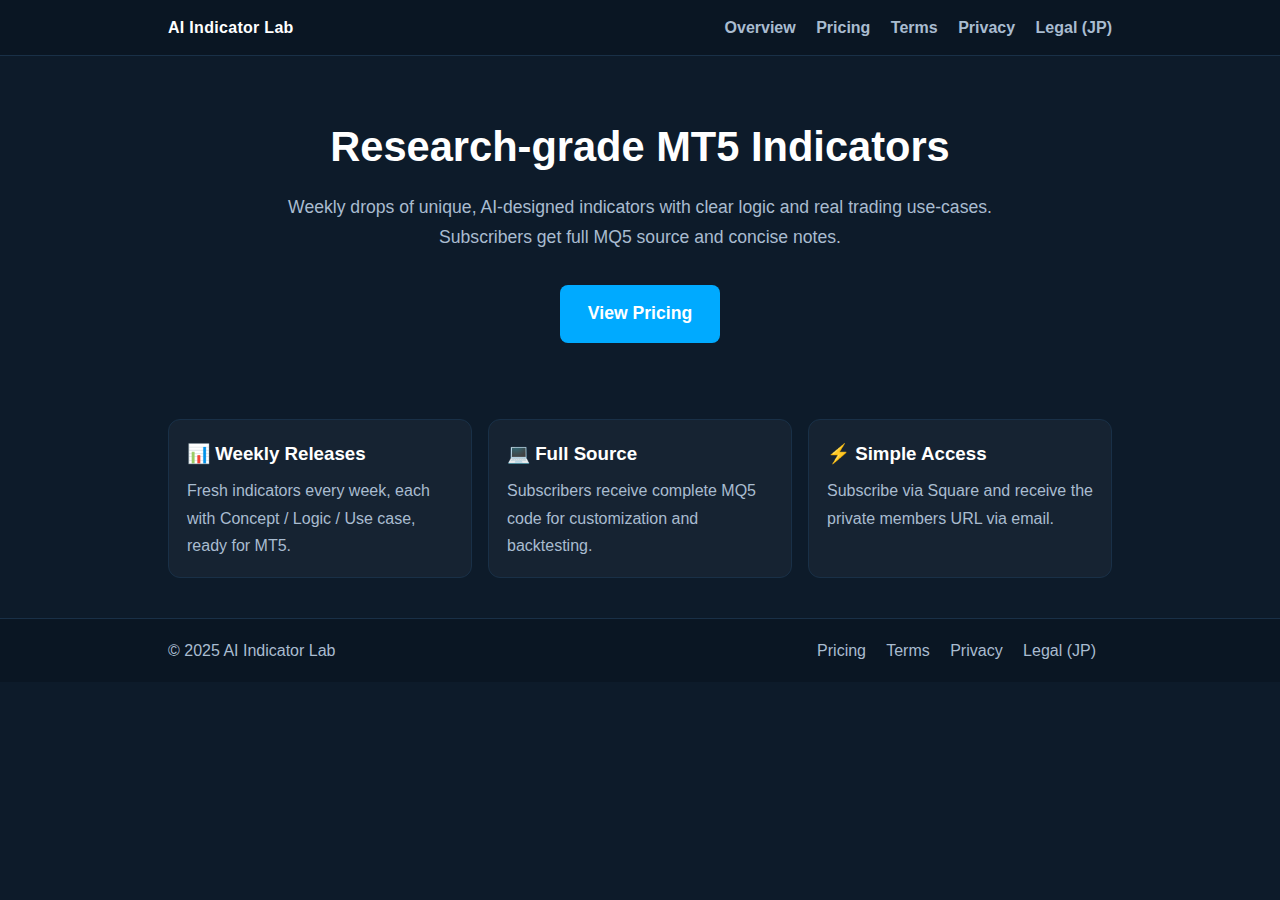
<file: index.html>
<!DOCTYPE html>
<html lang="en">
<head>
  <meta charset="UTF-8">
  <meta name="viewport" content="width=device-width, initial-scale=1.0">
  <title>AI Indicator Lab - Overview</title>

  <!-- Google Site Verification (Search Console) -->
  <meta name="google-site-verification" content="BIT1u6O3JAGfx4jiBj4rPcCEUDnqTyLhkBcM5kK6Muw" />

  <!-- Basic SEO -->
  <meta name="description" content="AI Indicator Lab — Weekly, research-grade MT5 indicators. Clear logic, use cases, and full source for subscribers.">
  <meta name="robots" content="index, follow">

  <style>
    :root{
      --bg:#0d1b2a;      /* 紺 */
      --panel:#0a1623;   /* 濃紺 */
      --ink:#e0e1dd;     /* 文字 */
      --muted:#a9bcd0;   /* 補助 */
      --accent:#00aaff;  /* ボタン */
      --accent-hover:#33bbff;
      --rule:#193047;
      --max:980px;
    }
    *{box-sizing:border-box}
    body{margin:0;font-family:Arial,Helvetica,sans-serif;background:var(--bg);color:var(--ink);line-height:1.7}
    header{border-bottom:1px solid var(--rule);background:var(--panel)}
    .topbar{max-width:var(--max);margin:0 auto;display:flex;align-items:center;justify-content:space-between;padding:14px 18px}
    .brand{font-weight:800;letter-spacing:.3px;color:#fff}
    nav a{color:var(--muted);text-decoration:none;margin-left:16px;font-weight:600}
    nav a:hover{color:#fff}

    .hero{max-width:var(--max);margin:0 auto;padding:56px 18px;text-align:center}
    .hero h1{font-size:2.6rem;margin:0 0 10px 0;color:#fff}
    .hero p{max-width:720px;margin:0 auto 22px auto;color:var(--muted);font-size:1.1rem}
    .btn{display:inline-block;margin:10px 8px;padding:14px 28px;border-radius:8px;background:var(--accent);color:#fff;font-weight:800;text-decoration:none;font-size:1.1rem}
    .btn:hover{background:var(--accent-hover)}

    .section{max-width:var(--max);margin:10px auto 40px auto;padding:0 18px;text-align:center}
    .grid{display:grid;gap:16px;grid-template-columns:repeat(auto-fit,minmax(260px,1fr));margin-top:10px}
    .card{background:rgba(255,255,255,.04);border:1px solid var(--rule);border-radius:12px;padding:18px;text-align:left}
    .card h3{margin:0 0 8px 0;color:#fff}
    .card p{margin:0;color:var(--muted)}

    footer{border-top:1px solid var(--rule);background:var(--panel);margin-top:40px}
    .footwrap{max-width:var(--max);margin:0 auto;padding:18px;color:var(--muted);display:flex;flex-wrap:wrap;align-items:center;justify-content:space-between}
    .footlinks a{color:var(--muted);text-decoration:none;margin-right:16px}
    .footlinks a:hover{color:#fff}
  </style>
</head>
<body>
  <!-- Top Nav -->
  <header>
    <div class="topbar">
      <div class="brand">AI Indicator Lab</div>
      <nav>
        <a href="./index.html">Overview</a>
        <a href="./pricing.html">Pricing</a>
        <a href="./legal.html">Terms</a>
        <a href="./privacy.html">Privacy</a>
        <a href="./tokutei.html">Legal (JP)</a>
      </nav>
    </div>
  </header>

  <!-- Hero -->
  <section class="hero">
    <h1>Research-grade MT5 Indicators</h1>
    <p>Weekly drops of unique, AI-designed indicators with clear logic and real trading use-cases. Subscribers get full MQ5 source and concise notes.</p>
    <a class="btn" href="./pricing.html">View Pricing</a>
    <!-- Members へのリンクは意図的に配置しません -->
  </section>

  <!-- Highlights -->
  <section class="section">
    <div class="grid">
      <div class="card">
        <h3>📊 Weekly Releases</h3>
        <p>Fresh indicators every week, each with Concept / Logic / Use case, ready for MT5.</p>
      </div>
      <div class="card">
        <h3>💻 Full Source</h3>
        <p>Subscribers receive complete MQ5 code for customization and backtesting.</p>
      </div>
      <div class="card">
        <h3>⚡ Simple Access</h3>
        <p>Subscribe via Square and receive the private members URL via email.</p>
      </div>
    </div>
  </section>

  <!-- Footer -->
  <footer>
    <div class="footwrap">
      <div>© 2025 AI Indicator Lab</div>
      <div class="footlinks">
        <a href="./pricing.html">Pricing</a>
        <a href="./legal.html">Terms</a>
        <a href="./privacy.html">Privacy</a>
        <a href="./tokutei.html">Legal (JP)</a>
      </div>
    </div>
  </footer>
</body>
</html>
</file>
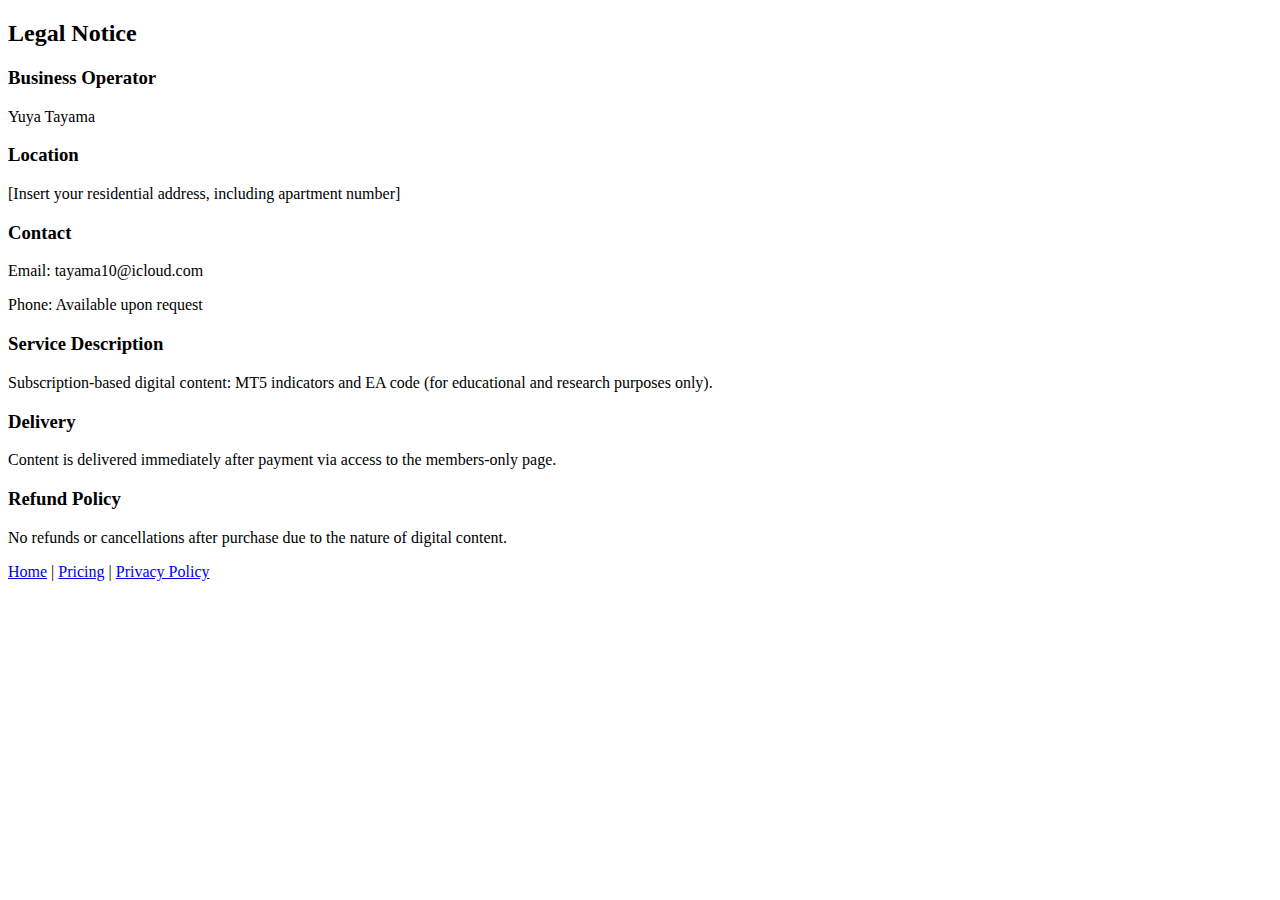
<file: legal.html>
<!DOCTYPE html>
<html lang="en">
<head>
  <meta charset="UTF-8">
  <title>Legal Notice | AI Indicator Lab</title>
</head>
<body>
  <h2>Legal Notice</h2>

  <h3>Business Operator</h3>
  <p>Yuya Tayama</p>

  <h3>Location</h3>
  <p>[Insert your residential address, including apartment number]</p>

  <h3>Contact</h3>
  <p>Email: tayama10@icloud.com</p>
  <p>Phone: Available upon request</p>

  <h3>Service Description</h3>
  <p>Subscription-based digital content: MT5 indicators and EA code (for educational and research purposes only).</p>

  <h3>Delivery</h3>
  <p>Content is delivered immediately after payment via access to the members-only page.</p>

  <h3>Refund Policy</h3>
  <p>No refunds or cancellations after purchase due to the nature of digital content.</p>

  <nav>
    <a href="index.html">Home</a> | 
    <a href="pricing.html">Pricing</a> | 
    <a href="privacy.html">Privacy Policy</a>
  </nav>
</body>
</html>
</file>
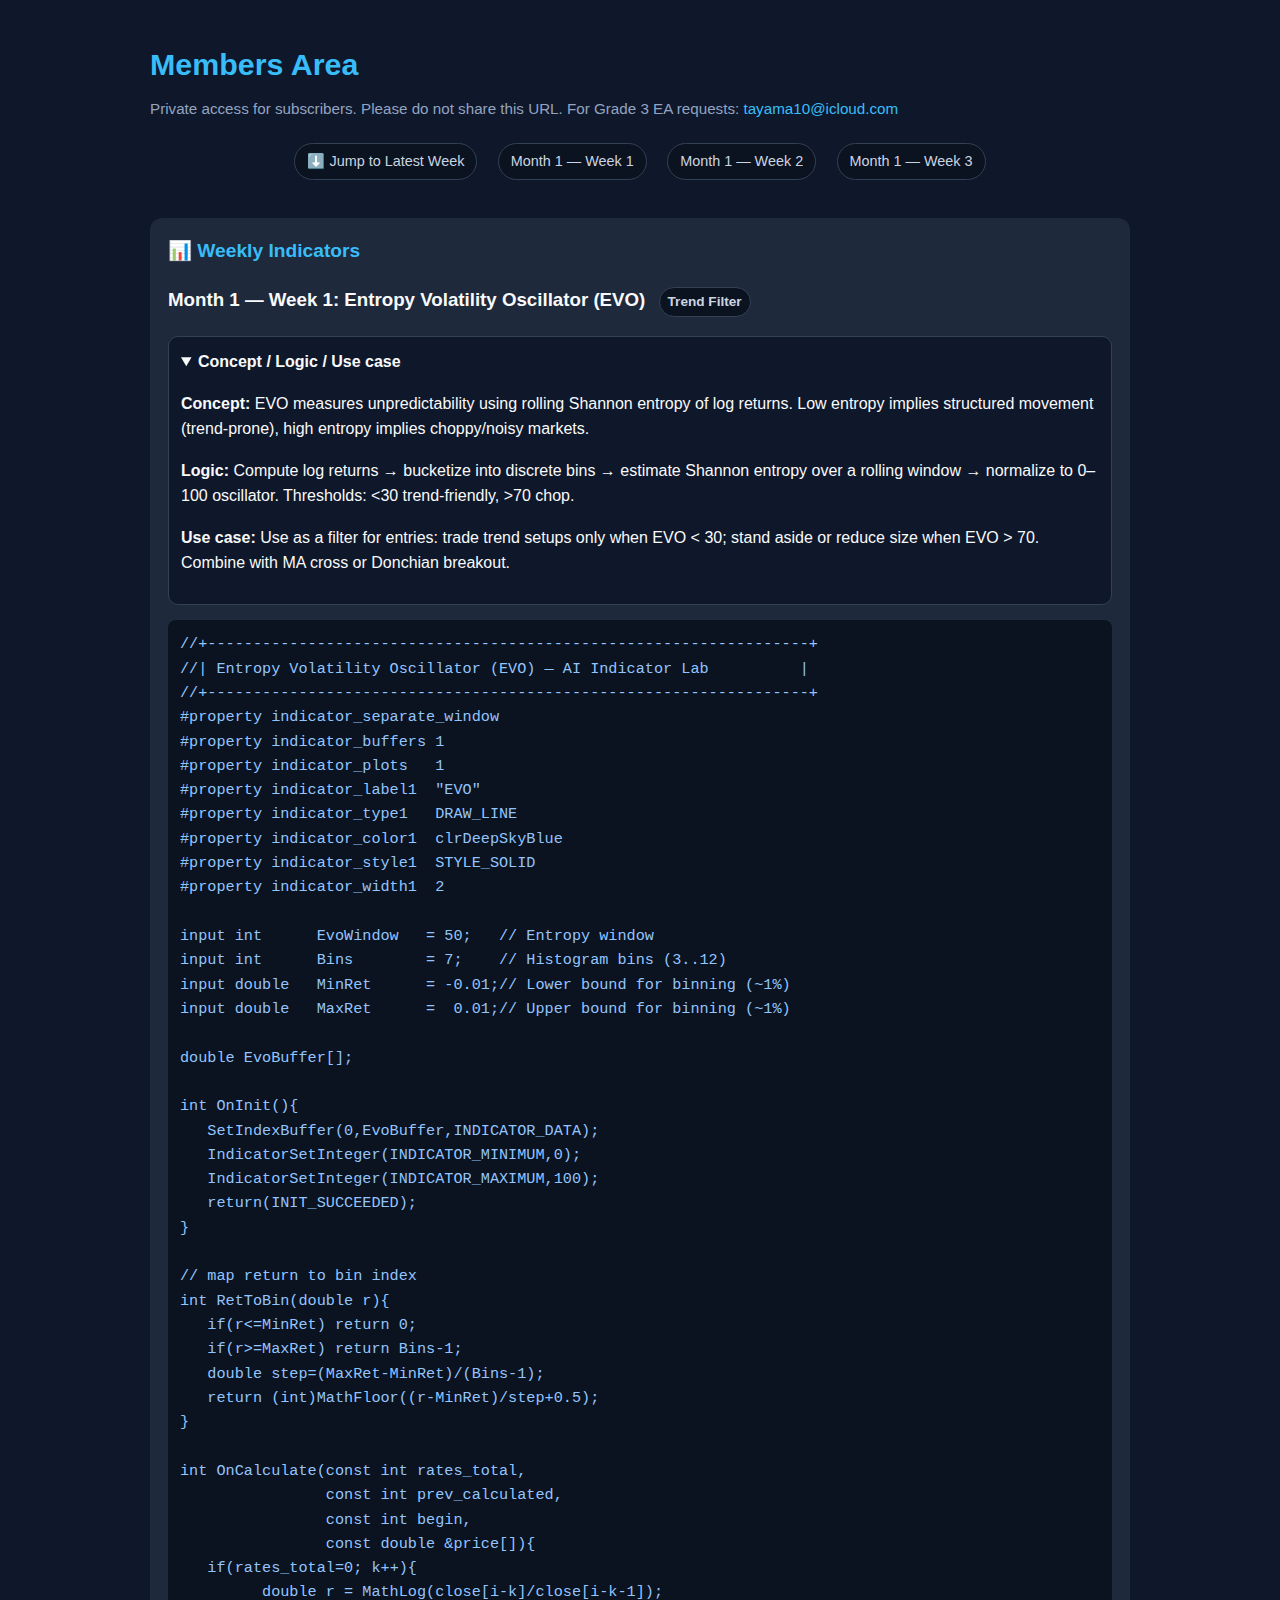
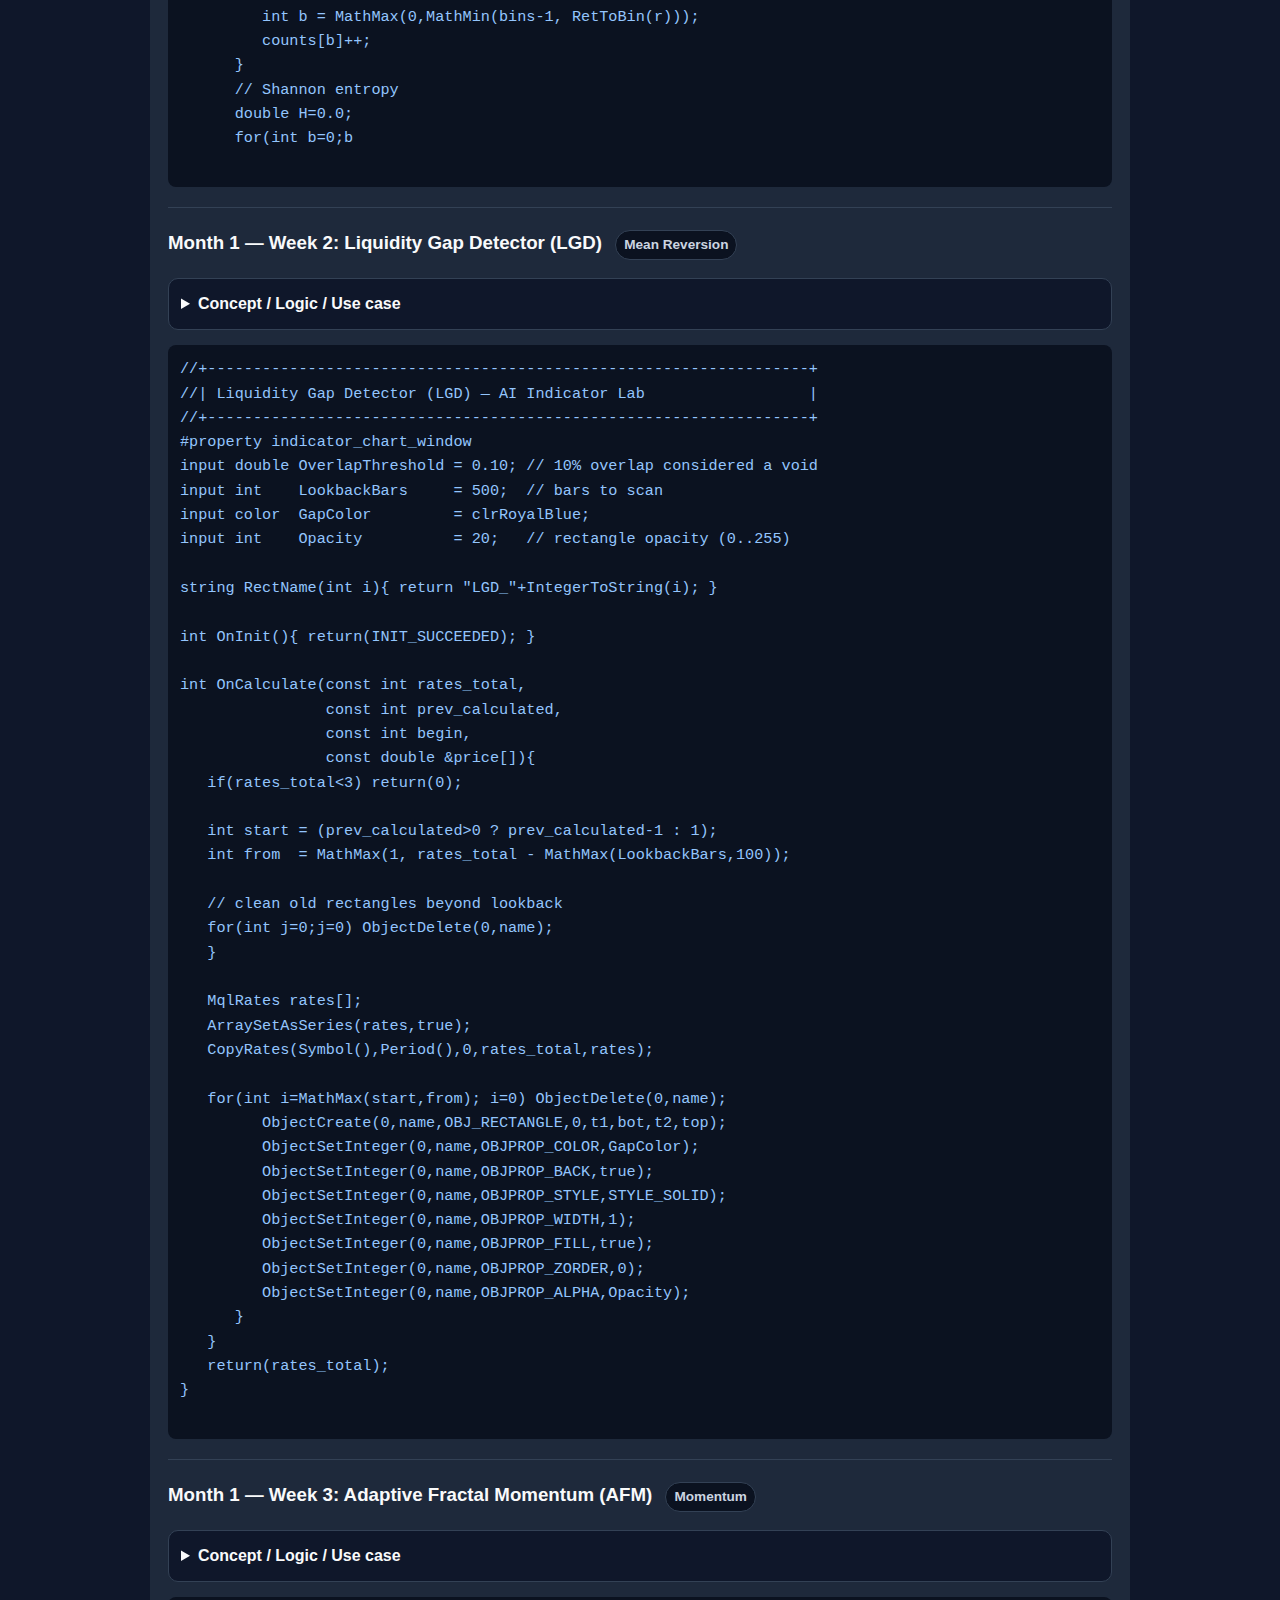
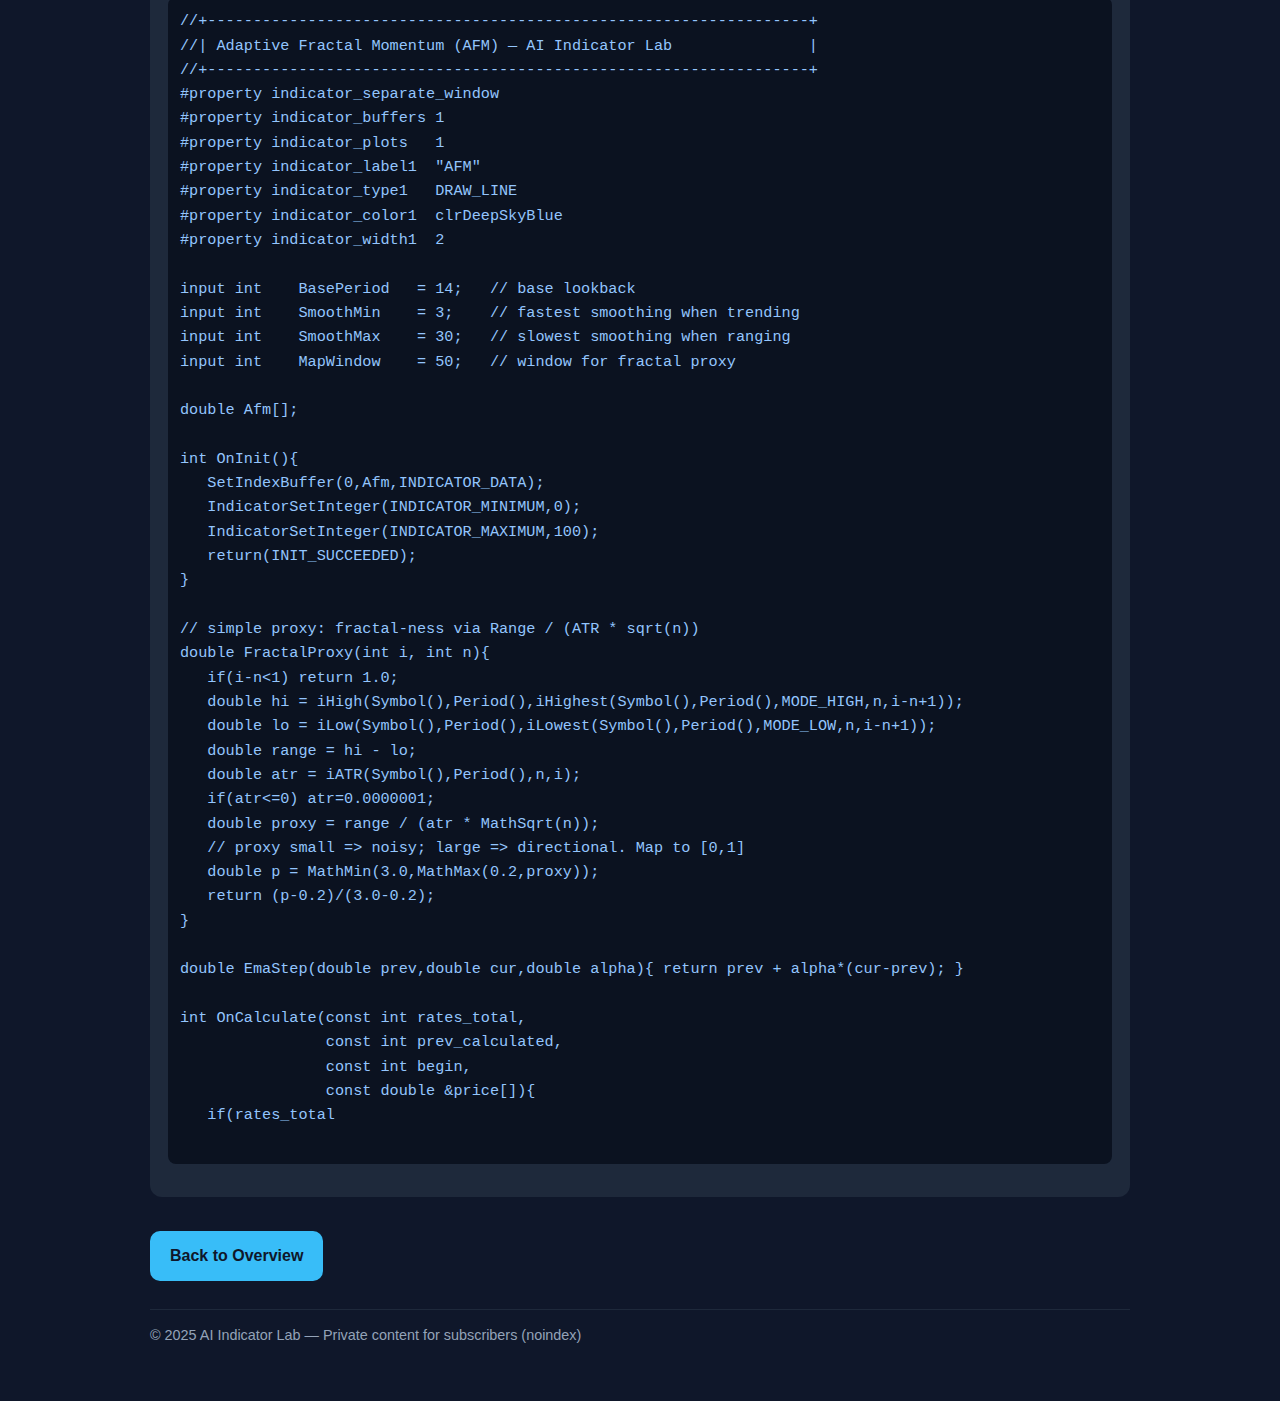
<file: members.html>
<!DOCTYPE html>
<html lang="en">
<head>
  <meta charset="UTF-8" />
  <title>Members — AI Indicator Lab</title>
  <meta name="viewport" content="width=device-width, initial-scale=1" />
  <meta name="robots" content="noindex, nofollow" />
  <style>
    body{margin:0;font-family:"Segoe UI",Roboto,Helvetica,Arial,sans-serif;background:#0f172a;color:#f9fafb;line-height:1.6}
    .wrap{max-width:980px;margin:0 auto;padding:40px 20px}
    h1{font-size:1.9rem;margin:0 0 8px;color:#38bdf8}
    .meta{color:#93a4c1;font-size:.95rem;margin-bottom:16px}
    .toc{position:sticky;top:0;background:#0f172a;padding:10px 0;margin:-10px 0 10px 0;z-index:1;text-align:center}
    .pill{display:inline-block;margin:6px 8px;padding:6px 12px;border-radius:999px;background:#0b1220;border:1px solid #334155;color:#cbd5e1;font-size:.9rem;text-decoration:none}
    .pill:hover{background:#1e293b;color:#38bdf8}
    .box{margin:22px 0;padding:18px;background:#1e293b;border-radius:12px}
    .box h2{color:#38bdf8;margin:0 0 12px;font-size:1.2rem}
    details{background:#0f172a;border:1px solid #334155;border-radius:10px;margin:14px 0;padding:12px}
    details>summary{cursor:pointer;font-weight:700;outline:none}
    .tag{display:inline-block;font-size:.85rem;background:#0b1220;border:1px solid #334155;border-radius:999px;padding:3px 8px;margin-left:8px;color:#cbd5e1}
    .code{background:#0b1220;color:#93c5fd;padding:12px;border-radius:8px;overflow:auto;font-family:ui-monospace, SFMono-Regular, Menlo, Consolas, monospace;font-size:.95rem}
    .sep{height:1px;background:#334155;margin:20px 0}
    .btn{display:inline-block;margin-top:12px;padding:12px 20px;border-radius:10px;font-weight:700;text-decoration:none;background:#38bdf8;color:#0f172a}
    .btn:hover{background:#0ea5e9}
    footer{margin-top:28px;padding:14px 0;color:#94a3b8;border-top:1px solid #1e293b;font-size:.9rem}
    a{color:#38bdf8;text-decoration:none}
  </style>
</head>
<body>
  <div class="wrap">
    <h1>Members Area</h1>
    <div class="meta">
      Private access for subscribers. Please do not share this URL.  
      For Grade 3 EA requests: <a href="mailto:tayama10@icloud.com">tayama10@icloud.com</a>
    </div>

    <!-- Quick Jump -->
    <nav class="toc">
      <a class="pill" href="#latest">⬇️ Jump to Latest Week</a>
      <a class="pill" href="#m1w1">Month 1 — Week 1</a>
      <a class="pill" href="#m1w2">Month 1 — Week 2</a>
      <a class="pill" href="#m1w3">Month 1 — Week 3</a>
    </nav>

    <div class="box">
      <h2>📊 Weekly Indicators</h2>

      <!-- Month 1 — Week 1 -->
      <section id="m1w1">
        <h3>Month 1 — Week 1: Entropy Volatility Oscillator (EVO) <span class="tag">Trend Filter</span></h3>
        <details open>
          <summary>Concept / Logic / Use case</summary>
          <p><strong>Concept:</strong> EVO measures unpredictability using rolling Shannon entropy of log returns. Low entropy implies structured movement (trend-prone), high entropy implies choppy/noisy markets.</p>
          <p><strong>Logic:</strong> Compute log returns → bucketize into discrete bins → estimate Shannon entropy over a rolling window → normalize to 0–100 oscillator. Thresholds: &lt;30 trend-friendly, &gt;70 chop.</p>
          <p><strong>Use case:</strong> Use as a filter for entries: trade trend setups only when EVO &lt; 30; stand aside or reduce size when EVO &gt; 70. Combine with MA cross or Donchian breakout.</p>
        </details>
        <pre class="code">
//+------------------------------------------------------------------+
//| Entropy Volatility Oscillator (EVO) — AI Indicator Lab          |
//+------------------------------------------------------------------+
#property indicator_separate_window
#property indicator_buffers 1
#property indicator_plots   1
#property indicator_label1  "EVO"
#property indicator_type1   DRAW_LINE
#property indicator_color1  clrDeepSkyBlue
#property indicator_style1  STYLE_SOLID
#property indicator_width1  2

input int      EvoWindow   = 50;   // Entropy window
input int      Bins        = 7;    // Histogram bins (3..12)
input double   MinRet      = -0.01;// Lower bound for binning (~1%)
input double   MaxRet      =  0.01;// Upper bound for binning (~1%)

double EvoBuffer[];

int OnInit(){
   SetIndexBuffer(0,EvoBuffer,INDICATOR_DATA);
   IndicatorSetInteger(INDICATOR_MINIMUM,0);
   IndicatorSetInteger(INDICATOR_MAXIMUM,100);
   return(INIT_SUCCEEDED);
}

// map return to bin index
int RetToBin(double r){
   if(r<=MinRet) return 0;
   if(r>=MaxRet) return Bins-1;
   double step=(MaxRet-MinRet)/(Bins-1);
   return (int)MathFloor((r-MinRet)/step+0.5);
}

int OnCalculate(const int rates_total,
                const int prev_calculated,
                const int begin,
                const double &price[]){
   if(rates_total<EvoWindow+2) return(0);

   int start = MathMax(prev_calculated-1,EvoWindow+2);
   if(start<0) start=EvoWindow+2;

   static double close[];
   ArraySetAsSeries(close,true);
   CopyClose(Symbol(),Period(),0,rates_total,close);

   for(int i=start; i<rates_total; i++){
      // build histogram counts within window
      int counts[21]; ArrayInitialize(counts,0); // up to 21 bins
      int bins=MathMax(3,MathMin(12,Bins));
      int win = EvoWindow;

      // compute log returns and fill bins
      for(int k=0; k<win && (i-k-1)>=0; k++){
         double r = MathLog(close[i-k]/close[i-k-1]);
         int b = MathMax(0,MathMin(bins-1, RetToBin(r)));
         counts[b]++;
      }
      // Shannon entropy
      double H=0.0;
      for(int b=0;b<bins;b++){
         if(counts[b]<=0) continue;
         double p = (double)counts[b]/(double)win;
         H -= p*MathLog(p); // natural log
      }
      // normalize: max entropy ~ ln(bins)
      double Hmax = MathLog((double)bins);
      double evo = (H/Hmax)*100.0;
      EvoBuffer[i]=evo;
   }
   return(rates_total);
}
        </pre>
      </section>

      <div class="sep"></div>

      <!-- Month 1 — Week 2 -->
      <section id="m1w2">
        <h3>Month 1 — Week 2: Liquidity Gap Detector (LGD) <span class="tag">Mean Reversion</span></h3>
        <details>
          <summary>Concept / Logic / Use case</summary>
          <p><strong>Concept:</strong> Detects "liquidity voids" where consecutive candles barely overlap (gap-like structure on intrabar liquidity), often revisited later.</p>
          <p><strong>Logic:</strong> For each bar pair, compute overlap ratio between [Low, High] intervals. If overlap &lt; threshold (e.g., 10%), mark the void as a rectangle region on chart.</p>
          <p><strong>Use case:</strong> Mean-reversion targets: anticipate partial or full fills into prior voids. Combine with ATR-based stops beyond the gap zone.</p>
        </details>
        <pre class="code">
//+------------------------------------------------------------------+
//| Liquidity Gap Detector (LGD) — AI Indicator Lab                  |
//+------------------------------------------------------------------+
#property indicator_chart_window
input double OverlapThreshold = 0.10; // 10% overlap considered a void
input int    LookbackBars     = 500;  // bars to scan
input color  GapColor         = clrRoyalBlue;
input int    Opacity          = 20;   // rectangle opacity (0..255)

string RectName(int i){ return "LGD_"+IntegerToString(i); }

int OnInit(){ return(INIT_SUCCEEDED); }

int OnCalculate(const int rates_total,
                const int prev_calculated,
                const int begin,
                const double &price[]){
   if(rates_total<3) return(0);

   int start = (prev_calculated>0 ? prev_calculated-1 : 1);
   int from  = MathMax(1, rates_total - MathMax(LookbackBars,100));

   // clean old rectangles beyond lookback
   for(int j=0;j<from-2;j++){
      string name=RectName(j);
      if(ObjectFind(0,name)>=0) ObjectDelete(0,name);
   }

   MqlRates rates[];
   ArraySetAsSeries(rates,true);
   CopyRates(Symbol(),Period(),0,rates_total,rates);

   for(int i=MathMax(start,from); i<rates_total; i++){
      double h1=rates[i].high, l1=rates[i].low;
      double h2=rates[i-1].high, l2=rates[i-1].low;

      double top = MathMin(h1,h2);
      double bot = MathMax(l1,l2);
      double overlap = MathMax(0.0, top-bot);
      double unionLen = MathMax(h1,h2) - MathMin(l1,l2);
      if(unionLen<=0) continue;
      double ratio = overlap/unionLen;

      if(ratio < OverlapThreshold){
         // define gap zone between the two bar midpoints
         datetime t1 = rates[i-1].time;
         datetime t2 = rates[i].time + (rates[i].time - rates[i-1].time)/2;
         string name = RectName(i);
         if(ObjectFind(0,name)>=0) ObjectDelete(0,name);
         ObjectCreate(0,name,OBJ_RECTANGLE,0,t1,bot,t2,top);
         ObjectSetInteger(0,name,OBJPROP_COLOR,GapColor);
         ObjectSetInteger(0,name,OBJPROP_BACK,true);
         ObjectSetInteger(0,name,OBJPROP_STYLE,STYLE_SOLID);
         ObjectSetInteger(0,name,OBJPROP_WIDTH,1);
         ObjectSetInteger(0,name,OBJPROP_FILL,true);
         ObjectSetInteger(0,name,OBJPROP_ZORDER,0);
         ObjectSetInteger(0,name,OBJPROP_ALPHA,Opacity);
      }
   }
   return(rates_total);
}
        </pre>
      </section>

      <div class="sep"></div>

      <!-- Month 1 — Week 3 (Latest) -->
      <section id="latest">
        <h3>Month 1 — Week 3: Adaptive Fractal Momentum (AFM) <span class="tag">Momentum</span></h3>
        <details>
          <summary>Concept / Logic / Use case</summary>
          <p><strong>Concept:</strong> Momentum that self-tunes with market structure. When price exhibits trend-like fractal properties (lower fractal dimension), AFM becomes more responsive; in noisy ranges (higher dimension), AFM slows down.</p>
          <p><strong>Logic:</strong> Estimate a simple fractal dimension proxy from rolling range vs. ATR; map it to a dynamic smoothing factor; compute a normalized momentum line (0–100).</p>
          <p><strong>Use case:</strong> Works as a noise-aware momentum. Use cross-ups over 60 in trends, avoid signals when AFM stays below 40 during ranges.</p>
        </details>
        <pre class="code">
//+------------------------------------------------------------------+
//| Adaptive Fractal Momentum (AFM) — AI Indicator Lab               |
//+------------------------------------------------------------------+
#property indicator_separate_window
#property indicator_buffers 1
#property indicator_plots   1
#property indicator_label1  "AFM"
#property indicator_type1   DRAW_LINE
#property indicator_color1  clrDeepSkyBlue
#property indicator_width1  2

input int    BasePeriod   = 14;   // base lookback
input int    SmoothMin    = 3;    // fastest smoothing when trending
input int    SmoothMax    = 30;   // slowest smoothing when ranging
input int    MapWindow    = 50;   // window for fractal proxy

double Afm[];

int OnInit(){
   SetIndexBuffer(0,Afm,INDICATOR_DATA);
   IndicatorSetInteger(INDICATOR_MINIMUM,0);
   IndicatorSetInteger(INDICATOR_MAXIMUM,100);
   return(INIT_SUCCEEDED);
}

// simple proxy: fractal-ness via Range / (ATR * sqrt(n))
double FractalProxy(int i, int n){
   if(i-n<1) return 1.0;
   double hi = iHigh(Symbol(),Period(),iHighest(Symbol(),Period(),MODE_HIGH,n,i-n+1));
   double lo = iLow(Symbol(),Period(),iLowest(Symbol(),Period(),MODE_LOW,n,i-n+1));
   double range = hi - lo;
   double atr = iATR(Symbol(),Period(),n,i);
   if(atr<=0) atr=0.0000001;
   double proxy = range / (atr * MathSqrt(n));
   // proxy small => noisy; large => directional. Map to [0,1]
   double p = MathMin(3.0,MathMax(0.2,proxy));
   return (p-0.2)/(3.0-0.2);
}

double EmaStep(double prev,double cur,double alpha){ return prev + alpha*(cur-prev); }

int OnCalculate(const int rates_total,
                const int prev_calculated,
                const int begin,
                const double &price[]){
   if(rates_total<MathMax(MapWindow,BasePeriod)+2) return(0);

   static double close[];
   ArraySetAsSeries(close,true);
   CopyClose(Symbol(),Period(),0,rates_total,close);

   int start=MathMax(prev_calculated-1, BasePeriod+2);
   if(start<0) start=BasePeriod+2;

   double prev=50.0;
   for(int i=start;i<rates_total;i++){
      // raw momentum: rate of change over BasePeriod
      double roc = (close[i]-close[i-BasePeriod]);
      double norm = 50.0 + 50.0 * MathTanh( (roc)/(Point()*BasePeriod*10.0) );

      // get fractal proxy [0..1] then map to smoothing period
      double fp = FractalProxy(i, MapWindow);
      int smooth = (int)MathRound( SmoothMax - fp*(SmoothMax-SmoothMin) );
      double alpha = 2.0/(smooth+1.0);

      prev = EmaStep(prev, norm, alpha);
      Afm[i]=MathMax(0.0,MathMin(100.0,prev));
   }
   return(rates_total);
}
        </pre>
      </section>

    </div>

    <a class="btn" href="./index.html">Back to Overview</a>
    <footer>© 2025 AI Indicator Lab — Private content for subscribers (noindex)</footer>
  </div>
</body>
</html>
</file>
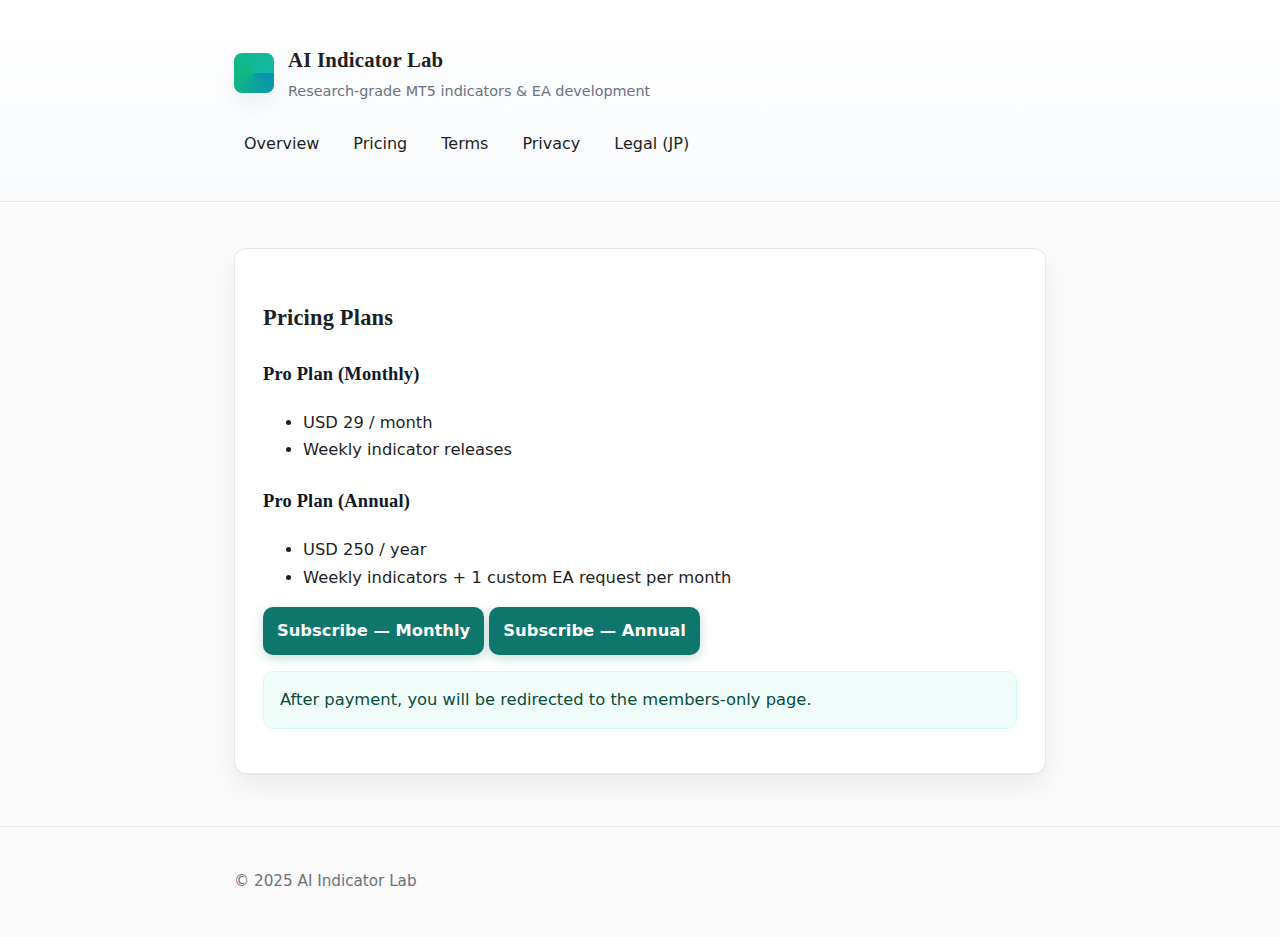
<file: pricing.html>
<!DOCTYPE html>
<html lang="en">
<head>
  <meta charset="UTF-8">
  <title>Pricing — AI Indicator Lab</title>
  <meta name="viewport" content="width=device-width, initial-scale=1">
  <link rel="stylesheet" href="./styles.css">
</head>
<body>
  <header class="site-header">
    <div class="container">
      <div class="brand">
        <div class="brand__logo"></div>
        <div>
          <div class="brand__title">AI Indicator Lab</div>
          <div class="brand__subtitle">Research-grade MT5 indicators & EA development</div>
        </div>
      </div>
      <nav class="nav">
        <a href="./index.html">Overview</a>
        <a href="./pricing.html">Pricing</a>
        <a href="./legal.html">Terms</a>
        <a href="./privacy.html">Privacy</a>
        <a href="./tokutei.html">Legal (JP)</a>
      </nav>
    </div>
  </header>

  <main class="container">
    <section class="paper">
      <h2>Pricing Plans</h2>

      <h3>Pro Plan (Monthly)</h3>
      <ul>
        <li>USD 29 / month</li>
        <li>Weekly indicator releases</li>
      </ul>

      <h3>Pro Plan (Annual)</h3>
      <ul>
        <li>USD 250 / year</li>
        <li>Weekly indicators + 1 custom EA request per month</li>
      </ul>

      <p style="margin-top:10px">
        <!-- ここをStripeのPayment Linkに置き換え -->
        <a class="btn" href="https://buy.stripe.com/YOUR_MONTHLY" target="_blank" rel="noopener">Subscribe — Monthly</a>
        <a class="btn" href="https://buy.stripe.com/YOUR_ANNUAL"  target="_blank" rel="noopener">Subscribe — Annual</a>
      </p>
      <p class="callout" style="margin-top:14px">After payment, you will be redirected to the members-only page.</p>
    </section>
  </main>

  <footer class="site-footer">
    <div class="container">© 2025 AI Indicator Lab</div>
  </footer>
</body>
</html>
</file>
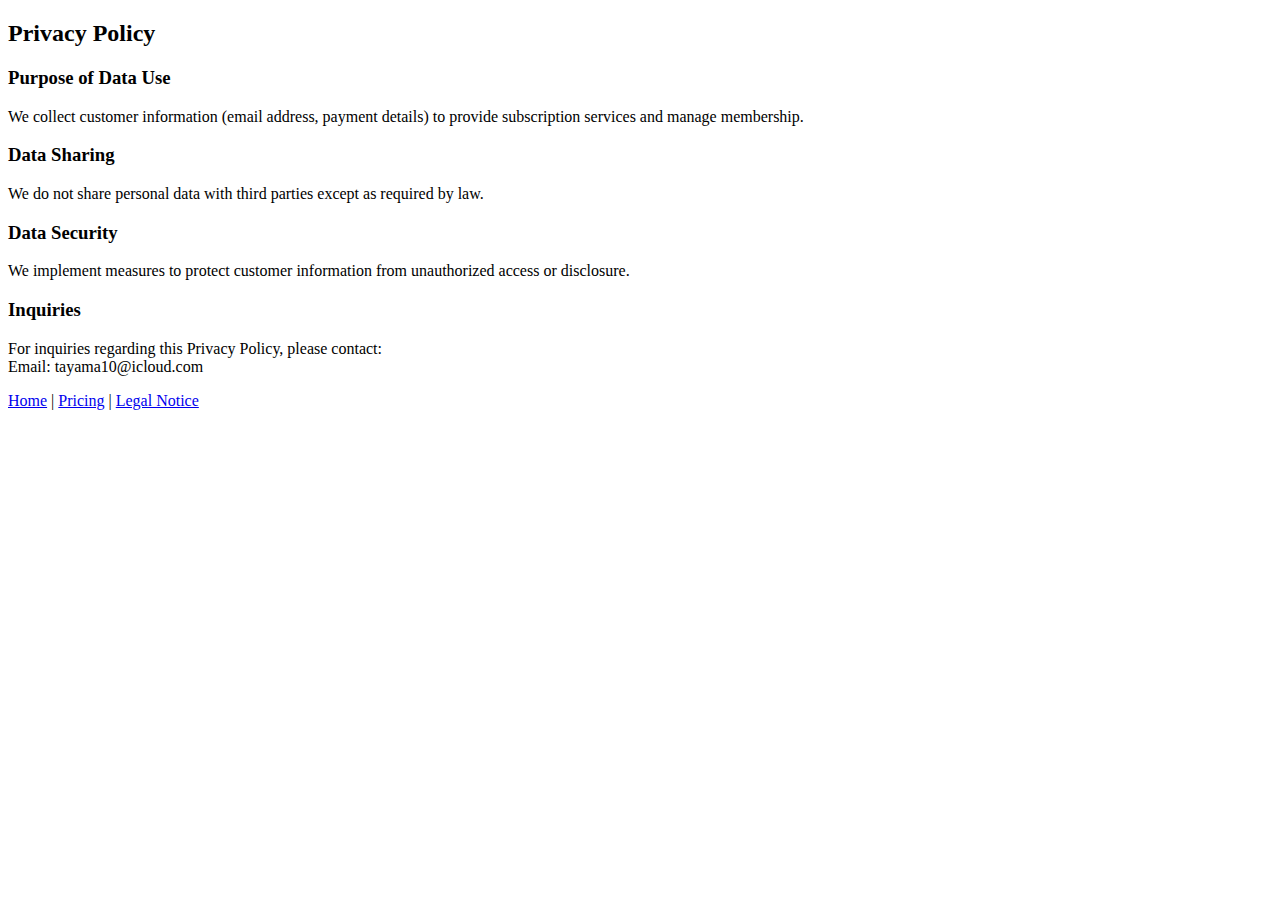
<file: privacy.html>
<!DOCTYPE html>
<html lang="en">
<head>
  <meta charset="UTF-8">
  <title>Privacy Policy | AI Indicator Lab</title>
</head>
<body>
  <h2>Privacy Policy</h2>

  <h3>Purpose of Data Use</h3>
  <p>We collect customer information (email address, payment details) to provide subscription services and manage membership.</p>

  <h3>Data Sharing</h3>
  <p>We do not share personal data with third parties except as required by law.</p>

  <h3>Data Security</h3>
  <p>We implement measures to protect customer information from unauthorized access or disclosure.</p>

  <h3>Inquiries</h3>
  <p>For inquiries regarding this Privacy Policy, please contact:<br>
  Email: tayama10@icloud.com</p>

  <nav>
    <a href="index.html">Home</a> | 
    <a href="pricing.html">Pricing</a> | 
    <a href="legal.html">Legal Notice</a>
  </nav>
</body>
</html>
</file>
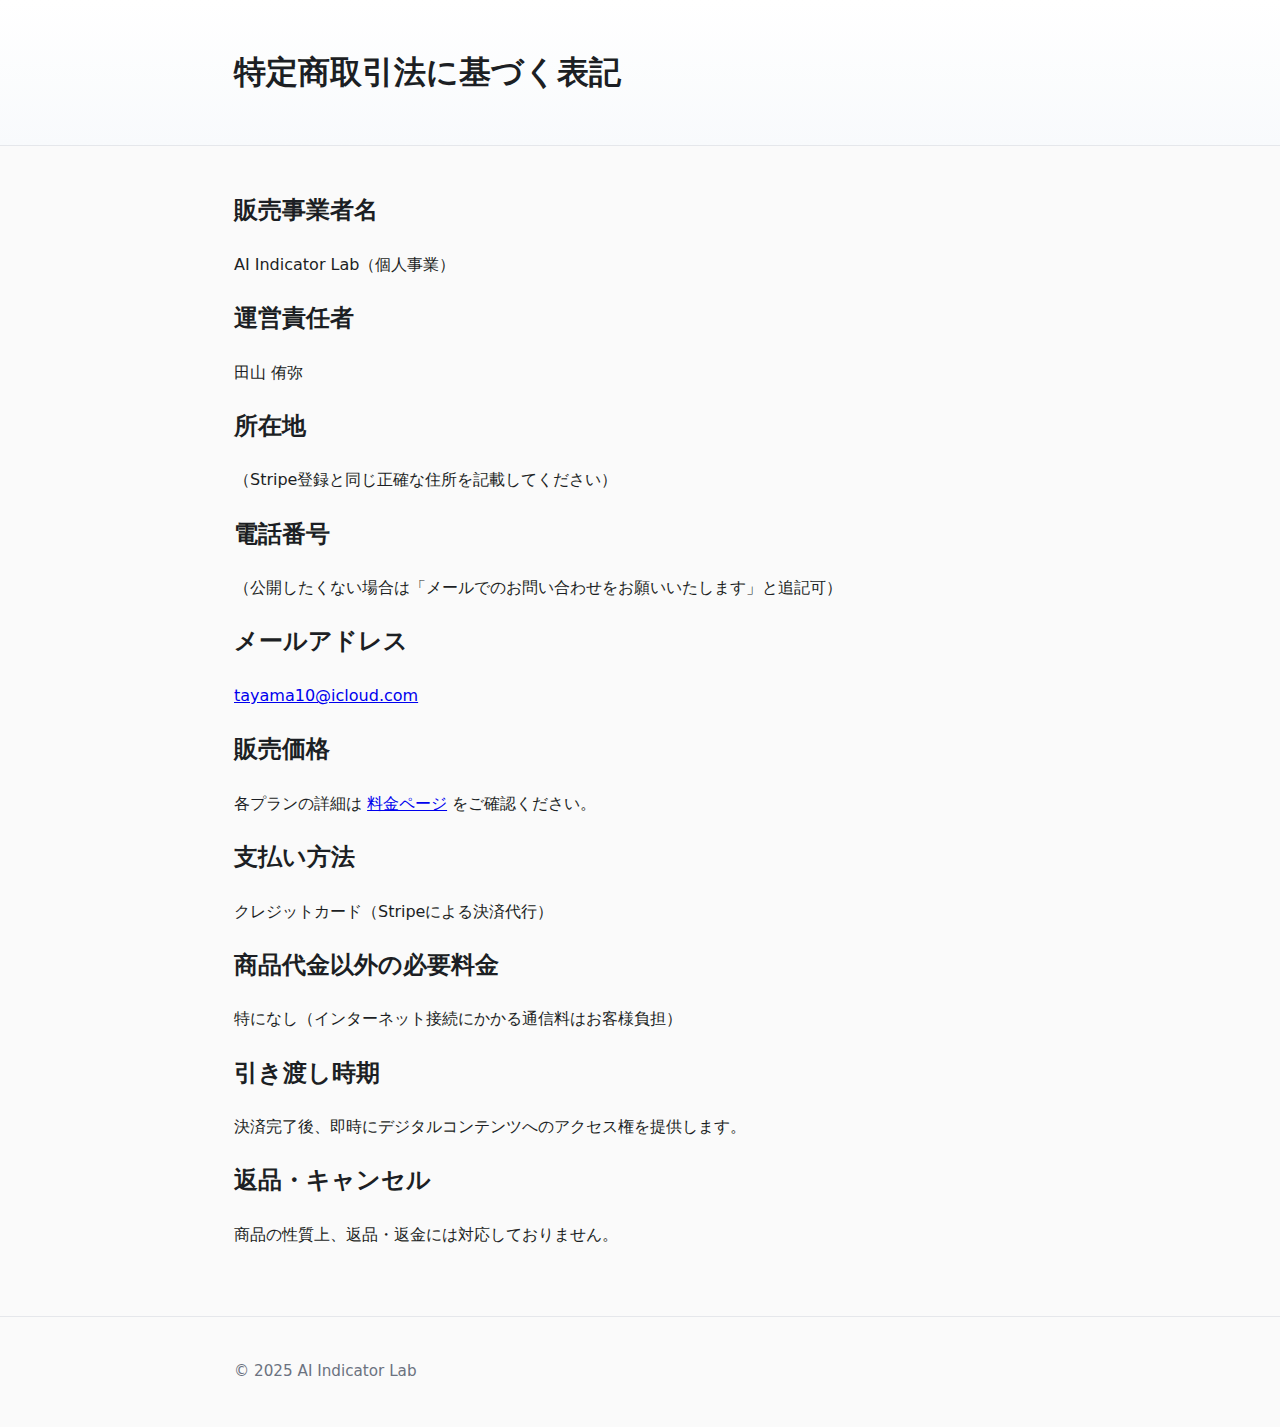
<file: tokutei.html>
<!DOCTYPE html>
<html lang="ja">
<head>
  <meta charset="UTF-8">
  <title>特定商取引法に基づく表記 — AI Indicator Lab</title>
  <meta name="viewport" content="width=device-width, initial-scale=1">
  <link rel="stylesheet" href="./styles.css">
</head>
<body>
  <header class="site-header">
    <div class="container">
      <h1>特定商取引法に基づく表記</h1>
    </div>
  </header>

  <main class="container">
    <h2>販売事業者名</h2>
    <p>AI Indicator Lab（個人事業）</p>

    <h2>運営責任者</h2>
    <p>田山 侑弥</p>

    <h2>所在地</h2>
    <p>（Stripe登録と同じ正確な住所を記載してください）</p>

    <h2>電話番号</h2>
    <p>（公開したくない場合は「メールでのお問い合わせをお願いいたします」と追記可）</p>

    <h2>メールアドレス</h2>
    <p><a href="mailto:tayama10@icloud.com">tayama10@icloud.com</a></p>

    <h2>販売価格</h2>
    <p>各プランの詳細は <a href="./pricing.html">料金ページ</a> をご確認ください。</p>

    <h2>支払い方法</h2>
    <p>クレジットカード（Stripeによる決済代行）</p>

    <h2>商品代金以外の必要料金</h2>
    <p>特になし（インターネット接続にかかる通信料はお客様負担）</p>

    <h2>引き渡し時期</h2>
    <p>決済完了後、即時にデジタルコンテンツへのアクセス権を提供します。</p>

    <h2>返品・キャンセル</h2>
    <p>商品の性質上、返品・返金には対応しておりません。</p>
  </main>

  <footer class="site-footer">
    <div class="container">
      © 2025 AI Indicator Lab
    </div>
  </footer>
</body>
</html>
</file>
<file: styles.css>
/* ====== Base (research/minimal) ====== */
:root{
  --bg:#fafafa;
  --paper:#ffffff;
  --ink:#1c1f24;
  --muted:#6b7280;
  --accent:#0f766e;             /* 落ち着いたティール */
  --rule:#e5e7eb;
  --mono: ui-monospace, SFMono-Regular, Menlo, Consolas, "Liberation Mono", monospace;
  --serif: "IBM Plex Serif", Georgia, "Times New Roman", serif;
  --sans:  ui-sans-serif, system-ui, -apple-system, Segoe UI, Roboto, "Helvetica Neue", Arial, "Noto Sans", "Liberation Sans", sans-serif;
  --maxw: 860px;
  --radius:12px;
  --shadow: 0 1px 0 rgba(0,0,0,.03), 0 12px 24px rgba(0,0,0,.06);
}

*{box-sizing:border-box}
html{font-size:16px}
body{
  margin:0;
  background:var(--bg);
  color:var(--ink);
  font-family:var(--sans);
  line-height:1.7;
}

.container{max-width:var(--maxw); margin:0 auto; padding:24px}

/* ====== Header / Nav (論文サイト風) ====== */
.site-header{
  border-bottom:1px solid var(--rule);
  background:linear-gradient(#fff, #f8fafc);
}
.brand{
  display:flex; align-items:center; gap:14px;
  padding:18px 0;
}
.brand__logo{
  width:40px; height:40px; border-radius:8px;
  background: conic-gradient(from 90deg, #0891b2, #10b981, #14b8a6);
  box-shadow: var(--shadow);
}
.brand__title{
  font-family:var(--serif); font-size:1.3rem; font-weight:700; letter-spacing:.2px;
}
.brand__subtitle{
  color:var(--muted); font-size:.9rem; margin-top:2px
}

.nav{
  display:flex; gap:14px; flex-wrap:wrap;
  padding-bottom:12px;
}
.nav a{
  color:var(--ink); text-decoration:none; padding:8px 10px;
  border-radius:8px;
}
.nav a:hover{ background:#eef2f7 }

/* ====== Hero / Abstract ====== */
.hero{
  margin-top:22px;
  background: var(--paper);
  border:1px solid var(--rule);
  border-radius:var(--radius);
  box-shadow: var(--shadow);
  padding:28px;
}
.hero h1{
  font-family:var(--serif);
  font-weight:700; letter-spacing:.2px; margin:0 0 6px 0;
}
.hero .abstract{
  color:var(--muted); margin-top:10px; border-left:3px solid var(--accent);
  padding-left:12px;
}

/* ====== Content ====== */
.paper{
  background:var(--paper);
  border:1px solid var(--rule);
  border-radius:var(--radius);
  box-shadow: var(--shadow);
  padding:28px; margin-top:22px;
}
.paper h2, .paper h3{
  font-family:var(--serif);
  letter-spacing:.2px;
  margin-top:22px;
}
.paper h2{ font-size:1.4rem }
.paper h3{ font-size:1.15rem; color:#0f172a }
.paper p, .paper li{ font-size:1.02rem }

.callout{
  background:#f0fdfa; border:1px solid #ccfbf1;
  padding:14px 16px; border-radius:10px; color:#064e3b;
}

/* ====== Code / Pre (インジ用) ====== */
pre{
  background:#0b1020; color:#e2e8f0;
  padding:16px; border-radius:10px; overflow:auto;
  border:1px solid #111827;
}
code, pre{ font-family:var(--mono); font-size:.92rem }

/* ====== Buttons ====== */
.btn{
  display:inline-block; text-decoration:none; color:white;
  background:var(--accent);
  padding:10px 14px; border-radius:10px; font-weight:600;
  box-shadow: 0 3px 12px rgba(15,118,110,.25);
}
.btn:hover{ filter:brightness(1.08) }

/* ====== Footer ====== */
.site-footer{
  color:var(--muted); font-size:.95rem;
  border-top:1px solid var(--rule); margin-top:28px;
  padding:18px 0;
}

/* ====== Responsive ====== */
@media (max-width:680px){
  .container{ padding:18px }
  .nav{ gap:8px }
}
</file>
